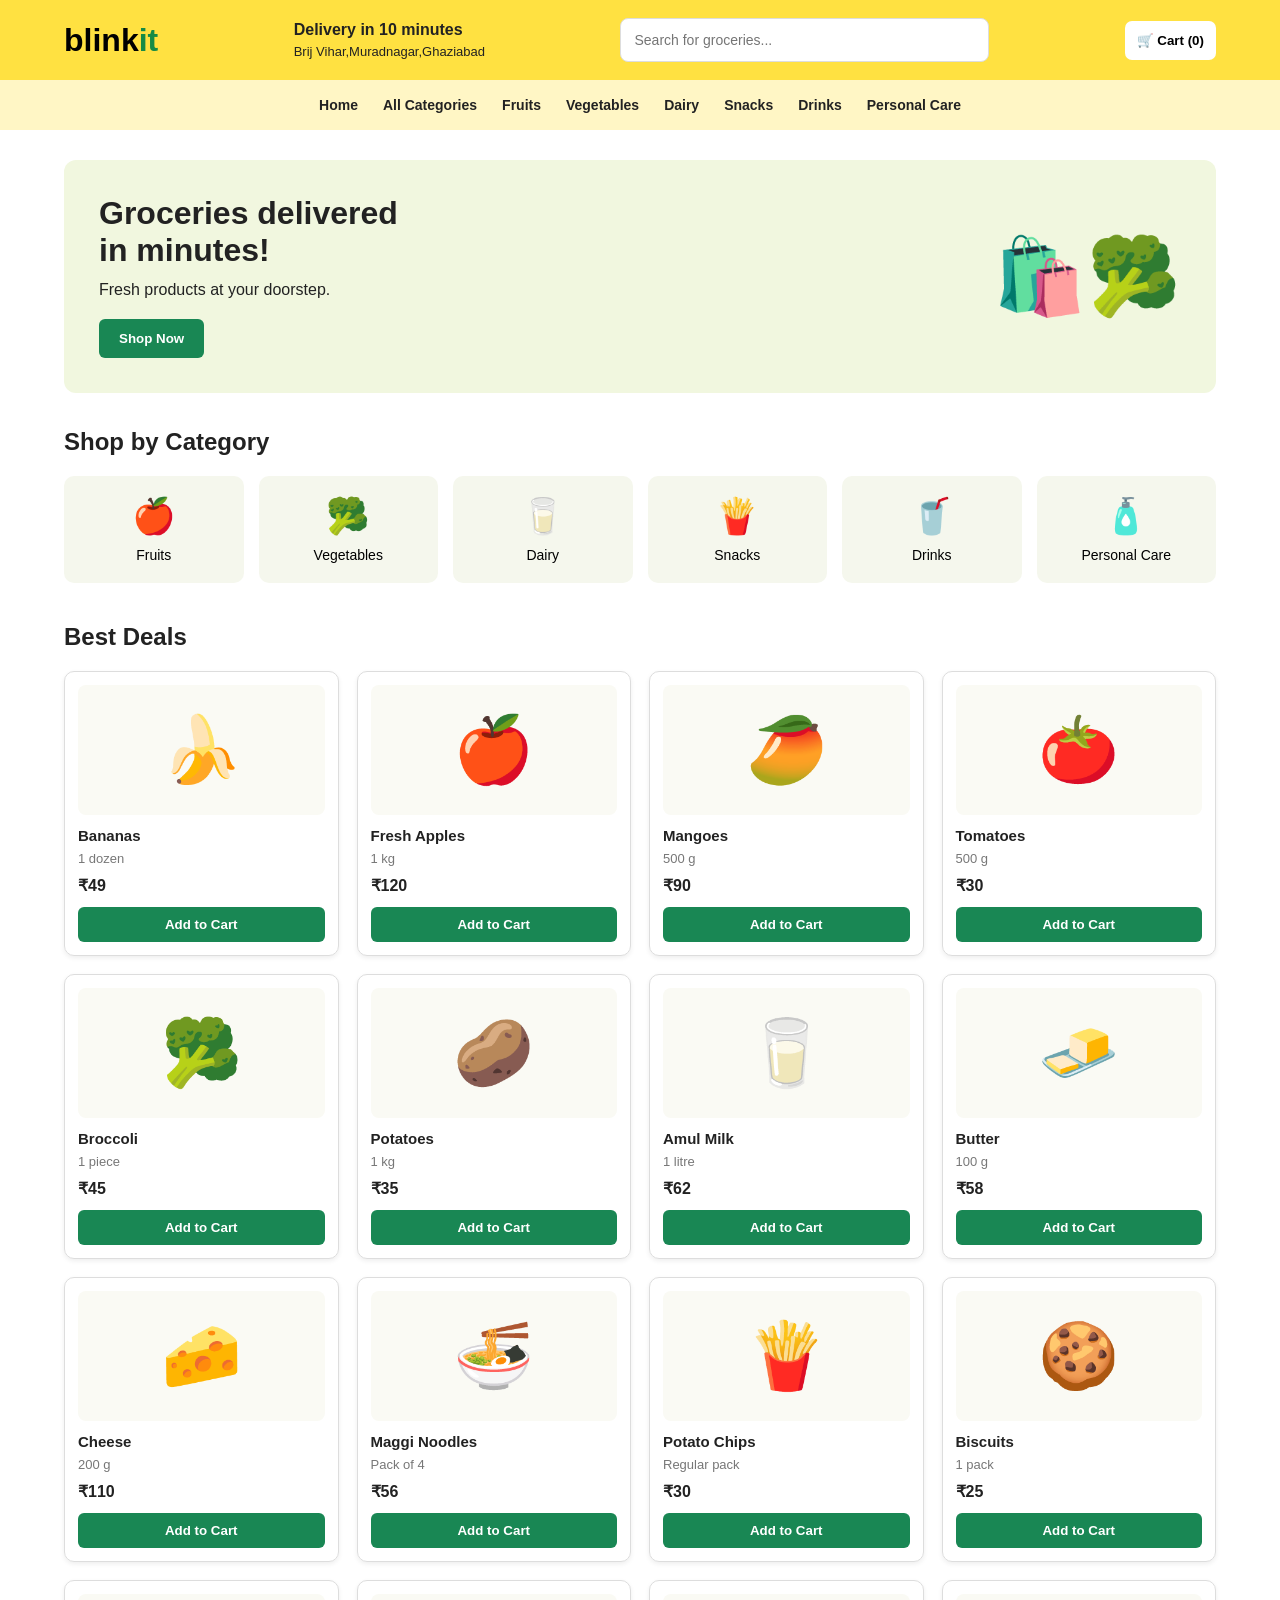
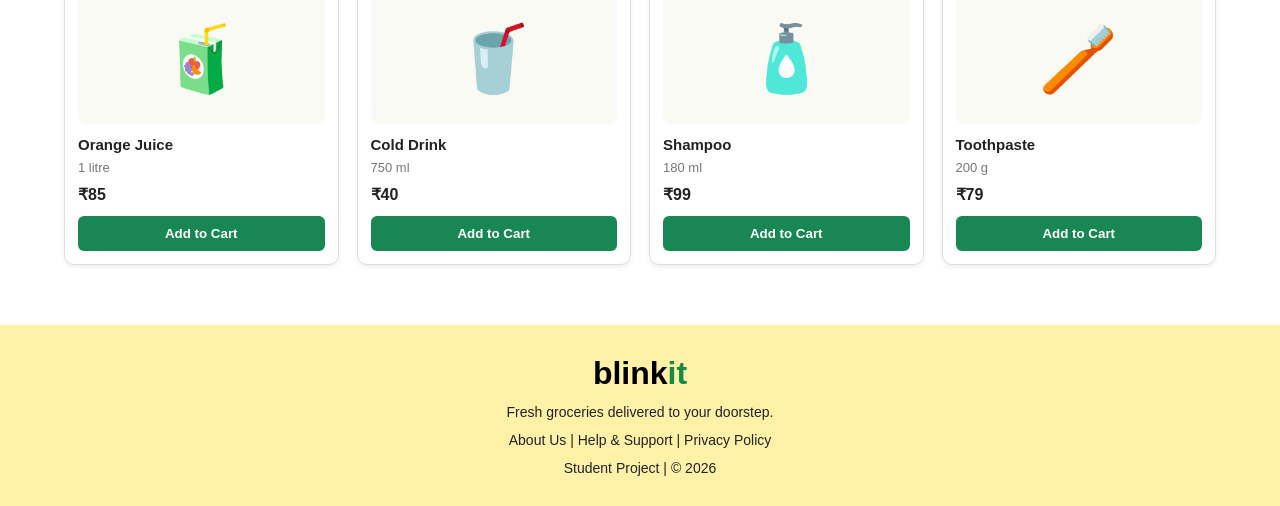
<file: index.html>
<!DOCTYPE html>
<html lang="en">
<head>
    <meta charset="UTF-8">
    <meta name="viewport" content="width=device-width, initial-scale=1.0">
    <title>Blinkit Grocery Store</title>
    <link rel="stylesheet" href="style.css">
</head>
<body>

<header>
    <a href="#" class="logo" onclick="showHome()">blink<span>it</span></a>

    <div class="location">
        <b>Delivery in 10 minutes</b>
        <p>Brij Vihar,Muradnagar,Ghaziabad</p>
    </div>

    <input type="text" id="search"
        placeholder="Search for groceries..."
        oninput="searchProducts()">

    <button onclick="showCart()" class="cart-btn">
        🛒 Cart (<span id="cart-count">0</span>)
    </button>
</header>

<nav>
    <a href="#" onclick="showHome()">Home</a>
    <a href="#categories" onclick="showHome()">All Categories</a>
    <a href="#" onclick="showCategory('Fruits')">Fruits</a>
    <a href="#" onclick="showCategory('Vegetables')">Vegetables</a>
    <a href="#" onclick="showCategory('Dairy')">Dairy</a>
    <a href="#" onclick="showCategory('Snacks')">Snacks</a>
    <a href="#" onclick="showCategory('Drinks')">Drinks</a>
    <a href="#" onclick="showCategory('Personal Care')">Personal Care</a>
</nav>

<main id="home-page">

    <section class="banner">
        <div>
            <h1>Groceries delivered<br>in minutes!</h1>
            <p>Fresh products at your doorstep.</p>
            <button onclick="showHome(); document.getElementById('products').scrollIntoView()">
                Shop Now
            </button>
        </div>
        <div class="banner-icon">🛍️🥦</div>
    </section>

    <section id="categories">
        <h2>Shop by Category</h2>

        <div class="category-list">
            <button class="category" onclick="showCategory('Fruits')">

                🍎
            
                <span>Fruits</span>
            </button>

            <button class="category" onclick="showCategory('Vegetables')">
                🥦<span>Vegetables</span>
            </button>

            <button class="category" onclick="showCategory('Dairy')">
                🥛<span>Dairy</span>
            </button>

            <button class="category" onclick="showCategory('Snacks')">
                🍟<span>Snacks</span>
            </button>

            <button class="category" onclick="showCategory('Drinks')">
                🥤<span>Drinks</span>
            </button>

            <button class="category" onclick="showCategory('Personal Care')">
                🧴<span>Personal Care</span>
            </button>
        </div>
    </section>

    <section id="products">
        <h2 id="section-title">Best Deals</h2>
        <div id="product-list" class="product-list"></div>
    </section>

</main>

<section id="details-page" class="page" hidden>
    <button class="back-btn" onclick="showHome()">← Back to shopping</button>
    <div id="product-details"></div>
</section>

<section id="cart-page" class="page" hidden>
    <button class="back-btn" onclick="showHome()">← Continue shopping</button>
    <h2>My Shopping Cart 🛒</h2>
    <div id="cart-items"></div>
    <div id="cart-total"></div>
</section>

<section id="checkout-page" class="page" hidden>
    <button class="back-btn" onclick="showCart()">← Back to cart</button>
    <h2>Checkout</h2>
    <form id="checkout-form">
        <label>Your Name</label>
        <input type="text" required placeholder="Enter your name">

        <label>Delivery Address</label>
        <textarea required placeholder="Enter your address"></textarea>

        <label>Phone Number</label>
        <input type="tel" required pattern="[0-9]{10}"
            placeholder="10-digit mobile number">

        <div id="checkout-total"></div>
        <button type="submit">Place Demo Order</button>
    </form>
    <p id="order-message"></p>
</section>

<footer>
    <h2 class="logo">blink<span>it</span></h2>
    <p>Fresh groceries delivered to your doorstep.</p>
    <p>About Us | Help & Support | Privacy Policy</p>
    <p>Student Project | © 2026</p>
</footer>

<script src="script.js"></script>
</body>
</html>
</file>
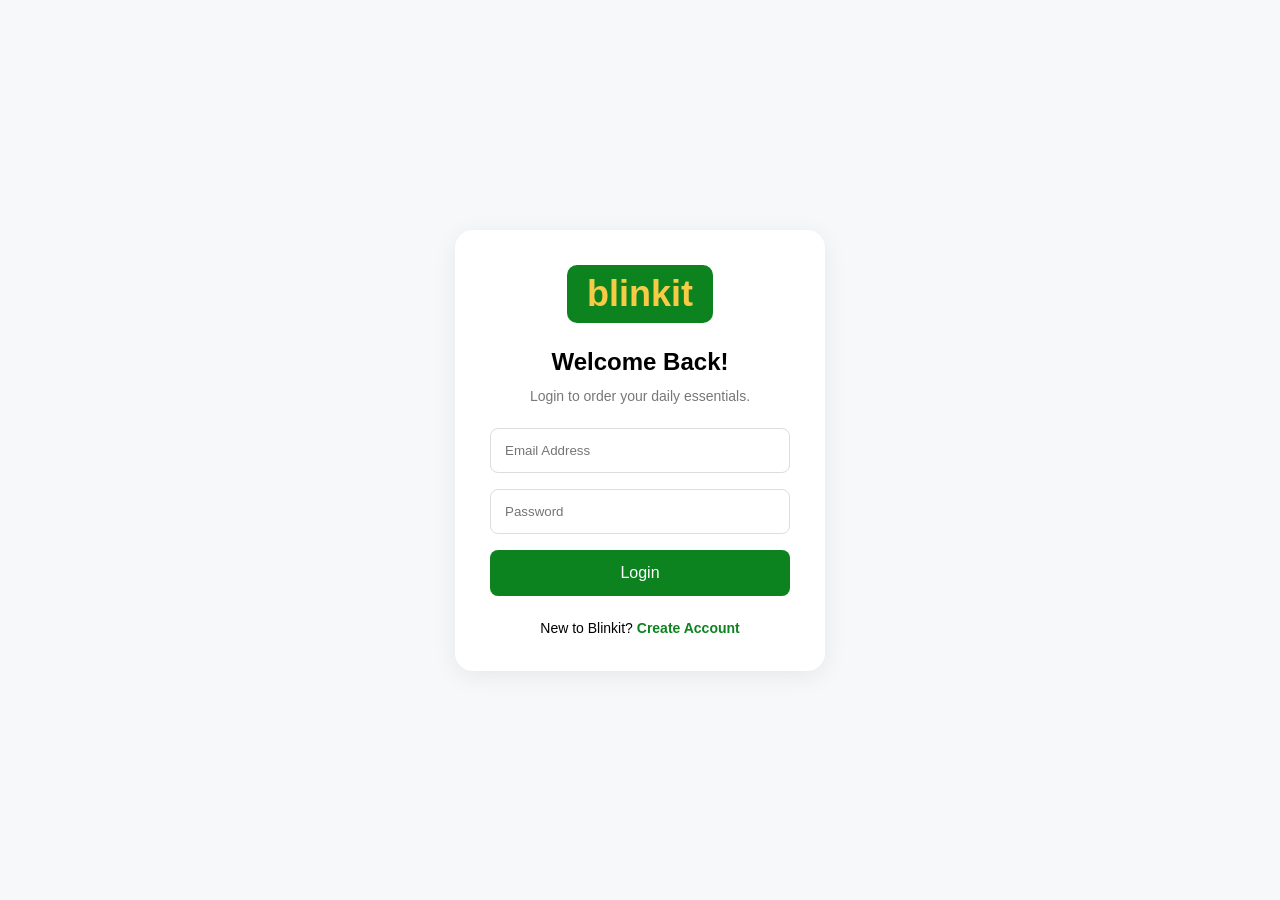
<file: login.html>
<!DOCTYPE html>
<html lang="en">
<head>
<meta charset="UTF-8">
<meta name="viewport" content="width=device-width, initial-scale=1.0">
<title>Blinkit - Login</title>

<style>
* {
    margin: 0;
    padding: 0;
    box-sizing: border-box;
    font-family: Arial, sans-serif;
}

body {
    background: #f7f8fa;
    min-height: 100vh;
    display: flex;
    align-items: center;
    justify-content: center;
}

.container {
    background: white;
    width: 370px;
    padding: 35px;
    border-radius: 18px;
    text-align: center;
    box-shadow: 0 5px 25px #00000012;
}

.logo {
    display: inline-block;
    padding: 8px 20px;
    margin-bottom: 25px;
    background: #0c831f;
    color: #f8cb46;
    border-radius: 10px;
    font-size: 36px;
    font-weight: bold;
}

h2 {
    margin-bottom: 12px;
}

p {
    color: #777;
    font-size: 14px;
    margin-bottom: 24px;
}

input {
    width: 100%;
    padding: 14px;
    margin-bottom: 16px;
    border: 1px solid #ddd;
    border-radius: 8px;
}

button {
    width: 100%;
    padding: 14px;
    background: #0c831f;
    color: white;
    border: none;
    border-radius: 8px;
    font-size: 16px;
    cursor: pointer;
}

button:hover {
    background: #086b19;
}

a {
    color: #0c831f;
    text-decoration: none;
    font-weight: bold;
}

.footer {
    margin-top: 22px;
    font-size: 14px;
}
</style>
</head>

<body>
<div class="container">

    <div class="logo">blinkit</div>

    <h2>Welcome Back!</h2>
    <p>Login to order your daily essentials.</p>

    <form id="loginForm">
        <input type="email" id="email"
               placeholder="Email Address" required>

        <input type="password" id="password"
               placeholder="Password" required>
               
               <required>

        <button type="submit">Login</button>
    </form>

    <p id="message" style="margin-top:15px;"></p>

    <div class="footer">
        New to Blinkit?
        <a href="signup.html">Create Account</a>
    </div>

</div>

<script>
document.getElementById("loginForm")
.addEventListener("submit", function(e) {
    e.preventDefault();

    document.getElementById("message").textContent =
        "Demo login form submitted.";
});
</script>
</body>
</html>
</file>
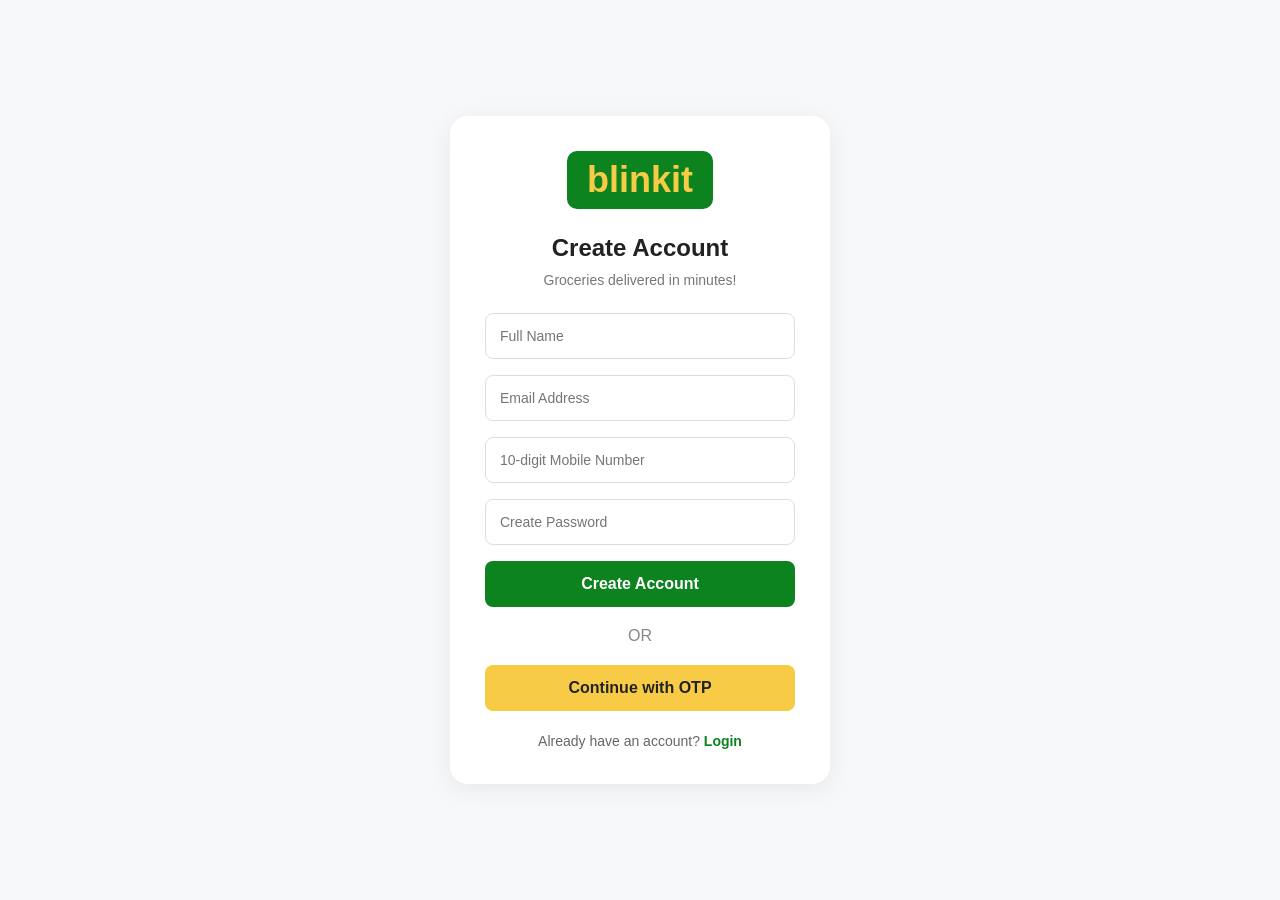
<file: signup.html>
<!DOCTYPE html>
<html lang="en">
<head>
<meta charset="UTF-8">
<meta name="viewport" content="width=device-width, initial-scale=1.0">
<title>Blinkit - Sign Up</title>

<style>
* {
    margin: 0;
    padding: 0;
    box-sizing: border-box;
    font-family: Arial, sans-serif;
}

body {
    background: #f7f8fa;
    min-height: 100vh;
    display: flex;
    justify-content: center;
    align-items: center;
}

.container {
    background: white;
    width: 380px;
    padding: 35px;
    border-radius: 18px;
    box-shadow: 0 5px 25px #00000012;
    text-align: center;
}

.logo {
    font-size: 36px;
    font-weight: bold;
    color: #f8cb46;
    background: #0c831f;
    display: inline-block;
    padding: 8px 20px;
    border-radius: 10px;
    margin-bottom: 25px;
}

h2 {
    margin-bottom: 10px;
    color: #222;
}

.subtitle {
    color: #777;
    margin-bottom: 25px;
    font-size: 14px;
}

input {
    width: 100%;
    padding: 14px;
    margin-bottom: 16px;
    border: 1px solid #ddd;
    border-radius: 8px;
    font-size: 14px;
}

input:focus {
    outline: 2px solid #0c831f;
}

button {
    width: 100%;
    padding: 14px;
    border: none;
    border-radius: 8px;
    background: #0c831f;
    color: white;
    font-size: 16px;
    font-weight: bold;
    cursor: pointer;
}

button:hover {
    background: #086b19;
}

.or {
    margin: 20px 0;
    color: #888;
}

.otp-btn {
    background: #f8cb46;
    color: #222;
}

.otp-btn:hover {
    background: #f1bd20;
}

.footer {
    margin-top: 22px;
    font-size: 14px;
    color: #666;
}

a {
    color: #0c831f;
    text-decoration: none;
    font-weight: bold;
}

#message {
    margin-top: 15px;
    font-size: 14px;
}
</style>
</head>

<body>
<div class="container">

    <div class="logo">blinkit</div>

    <h2>Create Account</h2>
    <p class="subtitle">Groceries delivered in minutes!</p>

    <form id="signupForm">
        <input type="text" id="name"
               placeholder="Full Name" required>

        <input type="email" id="email"
               placeholder="Email Address" required>

        <input type="tel" id="phone"
               placeholder="10-digit Mobile Number"
               pattern="[0-9]{10}"
               maxlength="10" required>

        <input type="password" id="password"
               placeholder="Create Password"
               minlength="6" required>

        <button type="submit">Create Account</button>
    </form>

    <div class="or">OR</div>

    <button class="otp-btn" onclick="otpLogin()">
        Continue with OTP
    </button>

    <p id="message"></p>

    <p class="footer">
        Already have an account?
        <a href="login.html">Login</a>
    </p>

</div>

<script>
document.getElementById("signupForm")
.addEventListener("submit", function(e) {
    e.preventDefault();

    const name = document.getElementById("name").value;

    document.getElementById("message").style.color = "#0c831f";
    document.getElementById("message").textContent =
        "Welcome, " + name + "! Demo signup successful.";
});

function otpLogin() {
    const phone = document.getElementById("phone").value;

    if (!/^[0-9]{10}$/.test(phone)) {
        alert("Please enter a valid 10-digit mobile number.");
        return;
    }

    alert("OTP login selected! Actual OTP delivery requires a backend service.");
}
</script>
</body>
</html>
</file>
<file: style.css>
* {
    margin: 0;
    padding: 0;
    box-sizing: border-box;
}

body {
    font-family: Arial, sans-serif;
    color: #222;
    background: #fff;
}

header {
    background: #ffe141;
    padding: 18px 5%;
    display: flex;
    align-items: center;
    justify-content: space-between;
    gap: 18px;
    flex-wrap: wrap;
}

.logo {
    font-size: 32px;
    font-weight: bold;
    color: black;
    text-decoration: none;
}

.logo span {
    color: #168b45;
}

.location p {
    font-size: 13px;
    margin-top: 5px;
}

#search {
    width: 32%;
    padding: 13px;
    border: 1px solid #ddd;
    border-radius: 8px;
    font-size: 14px;
}

button {
    cursor: pointer;
    font-family: inherit;
}

.cart-btn {
    background: white;
    border: none;
    border-radius: 7px;
    padding: 12px;
    font-weight: bold;
}

nav {
    background: #fff6c5;
    display: flex;
    justify-content: center;
    gap: 25px;
    padding: 17px;
    flex-wrap: wrap;
}

nav a {
    color: #222;
    text-decoration: none;
    font-size: 14px;
    font-weight: bold;
}

nav a:hover {
    color: #168b45;
}

main, .page {
    padding: 30px 5%;
    min-height: 55vh;
}

.banner {
    background: #f1f7df;
    border-radius: 12px;
    padding: 35px;
    display: flex;
    align-items: center;
    justify-content: space-between;
    margin-bottom: 35px;
}

.banner h1 {
    font-size: 32px;
    margin-bottom: 12px;
}

.banner p {
    margin-bottom: 20px;
}

.banner button,
.product button,
#checkout-form button,
.details-info button {
    background: #198754;
    color: white;
    border: none;
    border-radius: 6px;
    padding: 12px 20px;
    font-weight: bold;
}

.banner-icon {
    font-size: 75px;
}

section h2 {
    margin-bottom: 20px;
}

.category-list {
    display: flex;
    gap: 15px;
    flex-wrap: wrap;
    margin-bottom: 40px;
}

.category {
    background: #f5f7ed;
    border: none;
    border-radius: 10px;
    padding: 20px 12px;
    flex: 1;
    min-width: 100px;
    font-size: 35px;
}

.category span {
    display: block;
    font-size: 14px;
    margin-top: 10px;
}

.category:hover {
    background: #e5f2d6;
    transform: translateY(-2px);
}

.product-list {
    display: grid;
    grid-template-columns: repeat(4, minmax(0, 1fr));
    gap: 18px;
}

.product {
    border: 1px solid #ddd;
    border-radius: 10px;
    padding: 13px;
    box-shadow: 0 2px 5px #eee;
}

.product-image {
    background: #fafaf4;
    height: 130px;
    display: flex;
    justify-content: center;
    align-items: center;
    font-size: 65px;
    border-radius: 8px;
    cursor: pointer;
}

.product h3 {
    font-size: 15px;
    margin: 12px 0 7px;
    cursor: pointer;
}

.product h3:hover {
    color: #198754;
}

.product p {
    color: #777;
    font-size: 13px;
    margin-bottom: 10px;
}

.product h4 {
    margin-bottom: 12px;
}

.product button {
    width: 100%;
    padding: 10px 5px;
}

.product button:hover,
.banner button:hover,
#checkout-form button:hover,
.details-info button:hover {
    background: #116b3c;
}

.page h2 {
    margin: 20px 0;
}

.back-btn {
    padding: 10px 15px;
    border: 1px solid #ddd;
    background: white;
    border-radius: 6px;
}

.details-layout {
    display: flex;
    gap: 30px;
    align-items: center;
    margin-top: 25px;
    flex-wrap: wrap;
}

.details-image {
    background: #f5f7ed;
    border-radius: 12px;
    font-size: 120px;
    padding: 50px;
    text-align: center;
}

.details-info {
    line-height: 2;
}

.details-info button {
    margin-top: 15px;
}

.cart-item {
    display: flex;
    align-items: center;
    justify-content: space-between;
    gap: 15px;
    border-bottom: 1px solid #ddd;
    padding: 18px 0;
    flex-wrap: wrap;
}

.cart-item button {
    padding: 7px 12px;
    border: 1px solid #ddd;
    background: #fff;
    border-radius: 5px;
}

.cart-item .remove-btn {
    color: #c0392b;
}

#cart-total {
    margin-top: 25px;
    font-size: 20px;
    font-weight: bold;
}

.checkout-btn {
    margin-top: 18px;
    padding: 12px 20px;
    background: #198754;
    color: white;
    border: none;
    border-radius: 6px;
}

#checkout-form {
    max-width: 500px;
    display: flex;
    flex-direction: column;
    gap: 12px;
}

#checkout-form input,
#checkout-form textarea {
    padding: 12px;
    border: 1px solid #ccc;
    border-radius: 6px;
    font: inherit;
}

#checkout-total {
    font-weight: bold;
    margin: 12px 0;
}

footer {
    background: #fff1a8;
    text-align: center;
    padding: 30px 15px;
    margin-top: 30px;
}

footer p {
    margin-top: 12px;
    font-size: 14px;
}

[hidden] {
    display: none !important;
}

@media (max-width: 800px) {
    .product-list {
        grid-template-columns: repeat(2, minmax(0, 1fr));
    }

    #search {
        width: 100%;
    }

    .banner h1 {
        font-size: 25px;
    }
}

@media (max-width: 450px) {
    header {
        justify-content: center;
    }

    nav {
        gap: 15px;
    }

    .banner {
        padding: 20px;
    }

    .banner-icon {
        font-size: 45px;
    }

    .product-list {
        gap: 10px;
    }

    .product {
        padding: 8px;
    }
}
</file>
